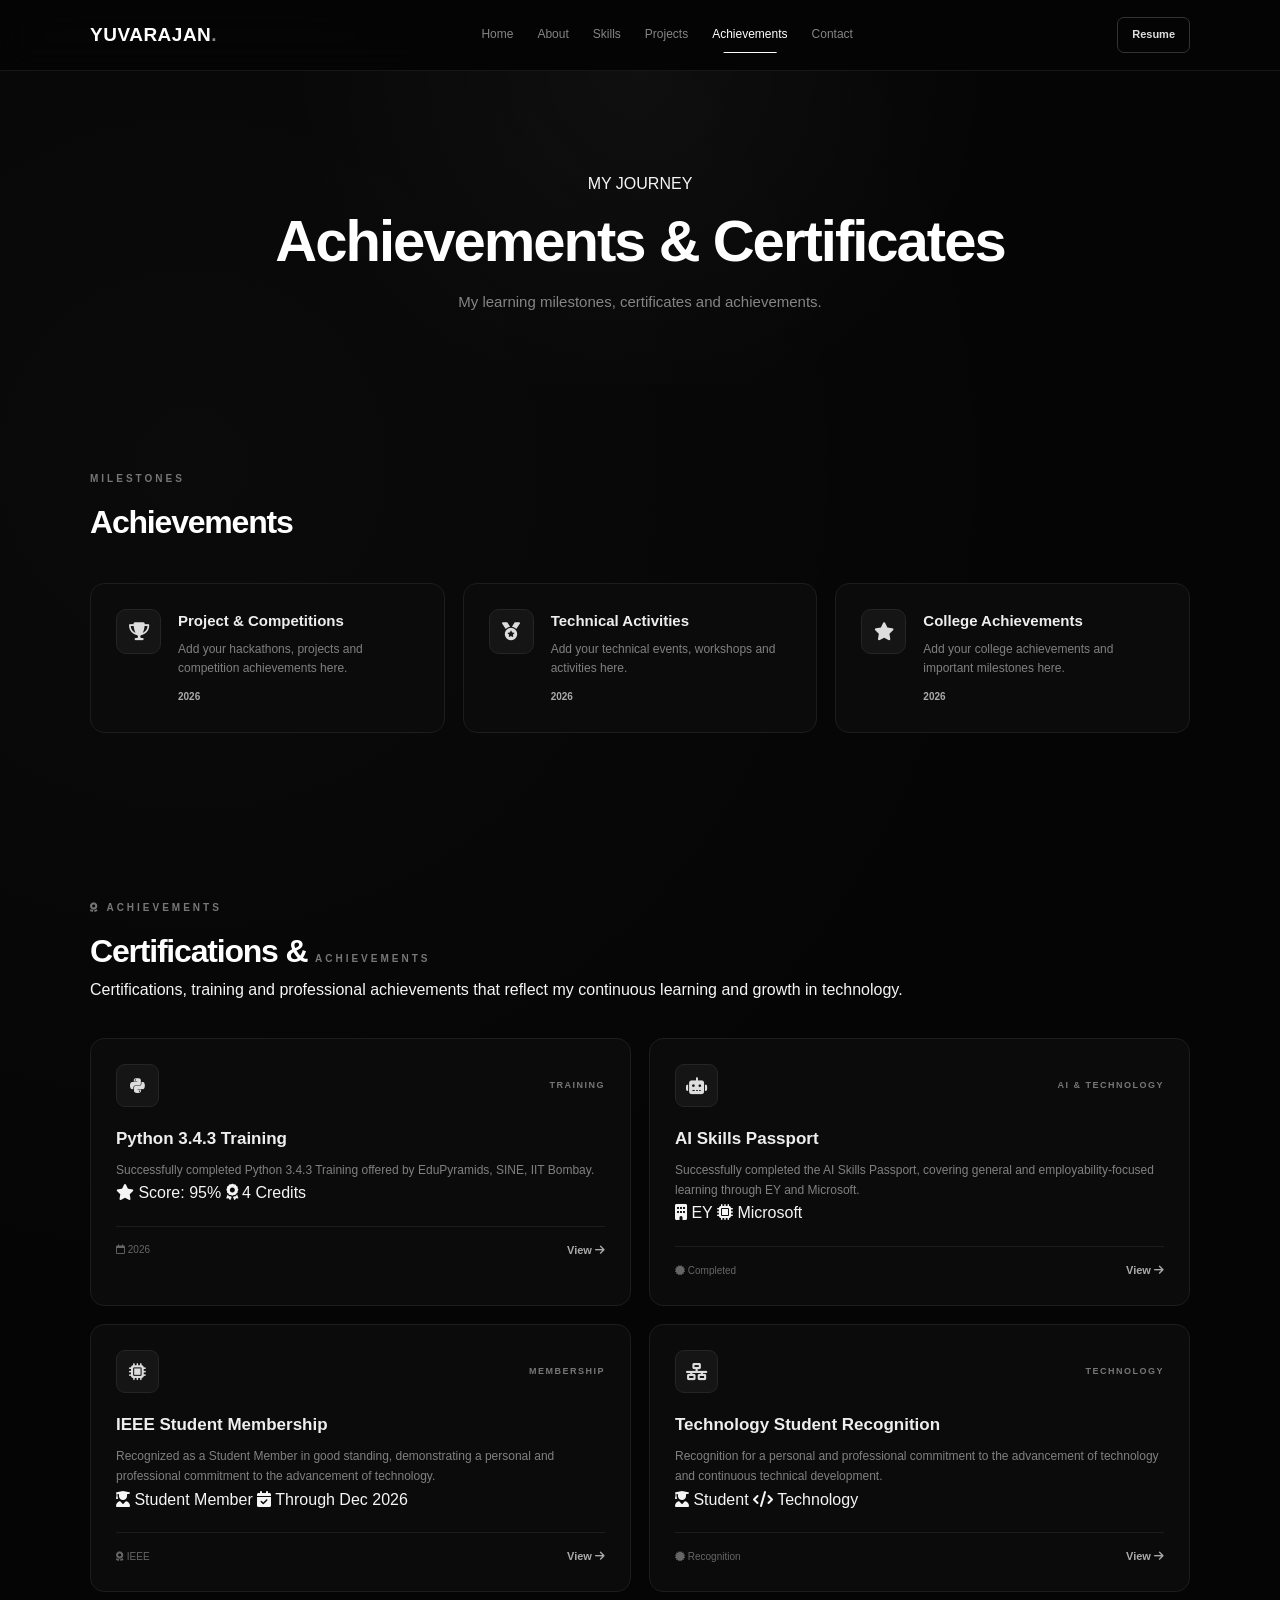
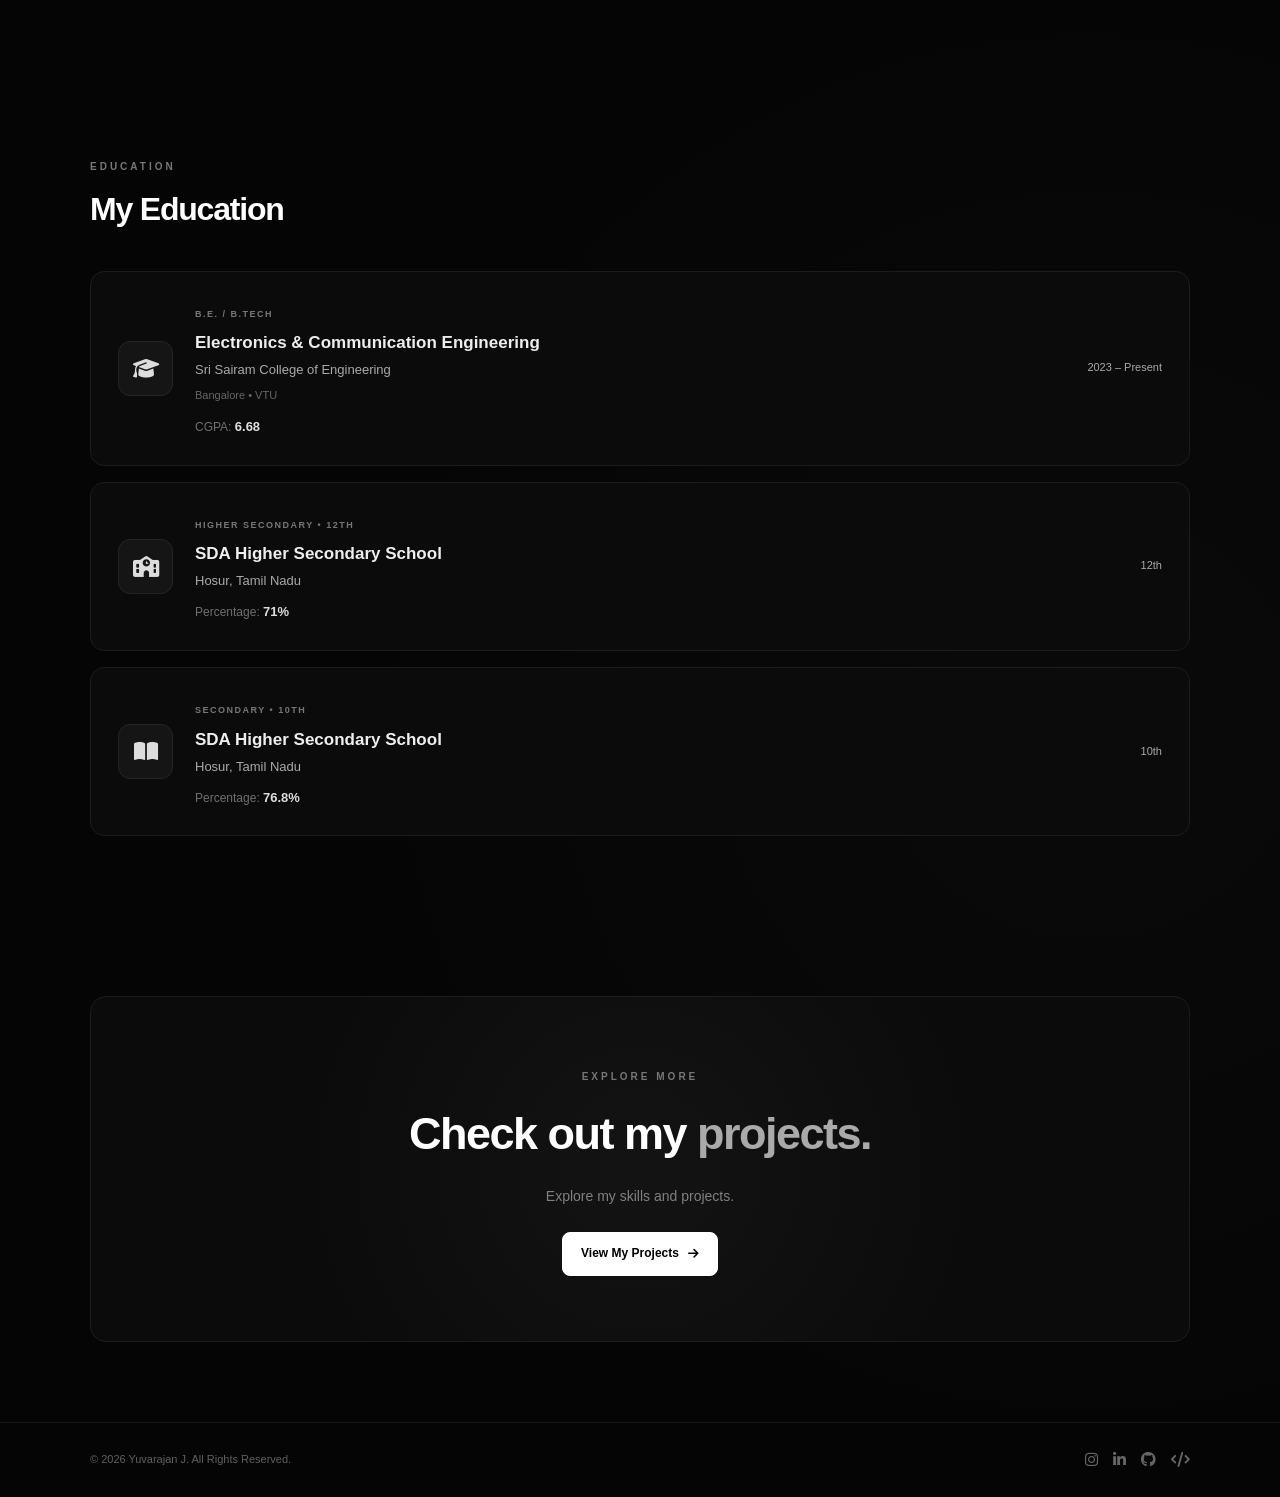
<file: achievements.html>
<!DOCTYPE html>
<html lang="en">

<head>
    <meta charset="UTF-8">
    <meta name="viewport" content="width=device-width, initial-scale=1.0">

    <title>Achievements | Yuvarajan J</title>

    <link rel="stylesheet" href="style.css">

    <link rel="stylesheet"
          href="https://cdnjs.cloudflare.com/ajax/libs/font-awesome/6.5.2/css/all.min.css">
</head>

<body>

    <!-- NAVBAR -->
    <header class="navbar">
        <div class="container nav-container">

            <a href="index.html" class="logo">
                YUVARAJAN<span>.</span>
            </a>

            <nav>
                <a href="index.html">Home</a>
                <a href="index.html#about">About</a>
                <a href="index.html#skills">Skills</a>
                <a href="index.html#projects">Projects</a>
                <a href="achievements.html" class="active">Achievements</a>
                <a href="index.html#contact">Contact</a>
            </nav>

            <a href="resume/Yuvarajan_Resume.pdf"
               class="resume-top"
               target="_blank">
                Resume
            </a>

        </div>
    </header>


    <!-- PAGE HEADER -->
    <section class="page-header">

        <div class="container">

            <span>MY JOURNEY</span>

            <h1>
                Achievements &
                <strong>Certificates</strong>
            </h1>

            <p>
                My learning milestones, certificates and achievements.
            </p>

        </div>

    </section>


    <!-- ACHIEVEMENTS -->
    <section class="section">

        <div class="container">

            <div class="section-heading">
                <span>MILESTONES</span>
                <h2>Achievements</h2>
            </div>

            <div class="achievement-grid">

                <div class="achievement-card">

                    <div class="achievement-icon">
                        <i class="fa-solid fa-trophy"></i>
                    </div>

                    <div>
                        <h3>Project & Competitions</h3>

                        <p>
                            Add your hackathons, projects and
                            competition achievements here.
                        </p>

                        <span class="achievement-date">
                            2026
                        </span>
                    </div>

                </div>


                <div class="achievement-card">

                    <div class="achievement-icon">
                        <i class="fa-solid fa-medal"></i>
                    </div>

                    <div>
                        <h3>Technical Activities</h3>

                        <p>
                            Add your technical events,
                            workshops and activities here.
                        </p>

                        <span class="achievement-date">
                            2026
                        </span>
                    </div>

                </div>


                <div class="achievement-card">

                    <div class="achievement-icon">
                        <i class="fa-solid fa-star"></i>
                    </div>

                    <div>
                        <h3>College Achievements</h3>

                        <p>
                            Add your college achievements
                            and important milestones here.
                        </p>

                        <span class="achievement-date">
                            2026
                        </span>
                    </div>

                </div>

            </div>

        </div>

    </section>


  <!-- ==========================================
     CERTIFICATIONS & ACHIEVEMENTS
     ========================================== -->

<section class="section" id="certificates">

    <div class="container">

        <div class="section-heading reveal">

            <span class="section-tag">
                <i class="fa-solid fa-award"></i>
                ACHIEVEMENTS
            </span>

            <h2>
                Certifications &
                <span>Achievements</span>
            </h2>

            <p>
                Certifications, training and professional achievements
                that reflect my continuous learning and growth in technology.
            </p>

        </div>


        <div class="certificate-grid">


            <!-- ==================================
                 PYTHON CERTIFICATE
                 ================================== -->

            <div class="certificate-card reveal">

                <div class="certificate-top">

                    <div class="certificate-icon">
                        <i class="fa-brands fa-python"></i>
                    </div>

                    <span>TRAINING</span>

                </div>


                <h3>
                    Python 3.4.3 Training
                </h3>


                <p>
                    Successfully completed Python 3.4.3 Training
                    offered by EduPyramids, SINE, IIT Bombay.
                </p>


                <div class="certificate-info">

                    <span>
                        <i class="fa-solid fa-star"></i>
                        Score: 95%
                    </span>

                    <span>
                        <i class="fa-solid fa-award"></i>
                        4 Credits
                    </span>

                </div>


                <div class="certificate-bottom">

                    <span>
                        <i class="fa-regular fa-calendar"></i>
                        2026
                    </span>


                    <a
                        href="./YUVARAJAN-J-Participant-Certificate.pdf"
                        target="_blank"
                        rel="noopener noreferrer"
                    >
                        View
                        <i class="fa-solid fa-arrow-right"></i>
                    </a>

                </div>

            </div>



            <!-- ==================================
                 AI SKILLS PASSPORT
                 ================================== -->

            <div class="certificate-card reveal">

                <div class="certificate-top">

                    <div class="certificate-icon">
                        <i class="fa-solid fa-robot"></i>
                    </div>

                    <span>AI & TECHNOLOGY</span>

                </div>


                <h3>
                    AI Skills Passport
                </h3>


                <p>
                    Successfully completed the AI Skills Passport,
                    covering general and employability-focused learning
                    through EY and Microsoft.
                </p>


                <div class="certificate-info">

                    <span>
                        <i class="fa-solid fa-building"></i>
                        EY
                    </span>

                    <span>
                        <i class="fa-solid fa-microchip"></i>
                        Microsoft
                    </span>

                </div>


                <div class="certificate-bottom">

                    <span>
                        <i class="fa-solid fa-certificate"></i>
                        Completed
                    </span>


                    <a
                        href="./Certificate_246220_34_l96uz.pdf"
                        target="_blank"
                        rel="noopener noreferrer"
                    >
                        View
                        <i class="fa-solid fa-arrow-right"></i>
                    </a>

                </div>

            </div>



            <!-- ==================================
                 IEEE MEMBERSHIP
                 ================================== -->

            <div class="certificate-card reveal">

                <div class="certificate-top">

                    <div class="certificate-icon">
                        <i class="fa-solid fa-microchip"></i>
                    </div>

                    <span>MEMBERSHIP</span>

                </div>


                <h3>
                    IEEE Student Membership
                </h3>


                <p>
                    Recognized as a Student Member in good standing,
                    demonstrating a personal and professional commitment
                    to the advancement of technology.
                </p>


                <div class="certificate-info">

                    <span>
                        <i class="fa-solid fa-user-graduate"></i>
                        Student Member
                    </span>

                    <span>
                        <i class="fa-solid fa-calendar-check"></i>
                        Through Dec 2026
                    </span>

                </div>


                <div class="certificate-bottom">

                    <span>
                        <i class="fa-solid fa-award"></i>
                        IEEE
                    </span>


                    <a
                        href="./IEEE.pdf"
                        target="_blank"
                        rel="noopener noreferrer"
                    >
                        View
                        <i class="fa-solid fa-arrow-right"></i>
                    </a>

                </div>

            </div>



            <!-- ==================================
                 TECHNOLOGY MEMBERSHIP
                 ================================== -->

            <div class="certificate-card reveal">

                <div class="certificate-top">

                    <div class="certificate-icon">
                        <i class="fa-solid fa-network-wired"></i>
                    </div>

                    <span>TECHNOLOGY</span>

                </div>


                <h3>
                    Technology Student Recognition
                </h3>


                <p>
                    Recognition for a personal and professional
                    commitment to the advancement of technology
                    and continuous technical development.
                </p>


                <div class="certificate-info">

                    <span>
                        <i class="fa-solid fa-user-graduate"></i>
                        Student
                    </span>

                    <span>
                        <i class="fa-solid fa-code"></i>
                        Technology
                    </span>

                </div>


                <div class="certificate-bottom">

                    <span>
                        <i class="fa-solid fa-certificate"></i>
                        Recognition
                    </span>


                    <a
                        href="./MEMCAS004.pdf"
                        target="_blank"
                        rel="noopener noreferrer"
                    >
                        View
                        <i class="fa-solid fa-arrow-right"></i>
                    </a>

                </div>

            </div>


        </div>

    </div>

</section>


    <!-- EDUCATION -->
    <!-- ================= EDUCATION ================= -->

<section class="section">

    <div class="container">

        <div class="section-heading">
            <span>EDUCATION</span>
            <h2>My Education</h2>
        </div>


        <!-- COLLEGE -->

        <div class="education-card">

            <div class="education-icon">
                <i class="fa-solid fa-graduation-cap"></i>
            </div>

            <div class="education-content">

                <span>B.E. / B.TECH</span>

                <h3>
                    Electronics & Communication Engineering
                </h3>

                <p>
                    Sri Sairam College of Engineering
                </p>

                <small>
                    Bangalore • VTU
                </small>

                <div class="education-result">
                    CGPA: <strong>6.68</strong>
                </div>

            </div>

            <div class="education-year">
                2023 – Present
            </div>

        </div>


        <!-- 12TH -->

        <div class="education-card">

            <div class="education-icon">
                <i class="fa-solid fa-school"></i>
            </div>

            <div class="education-content">

                <span>HIGHER SECONDARY • 12TH</span>

                <h3>
                    SDA Higher Secondary School
                </h3>

                <p>
                    Hosur, Tamil Nadu
                </p>

                <div class="education-result">
                    Percentage: <strong>71%</strong>
                </div>

            </div>

            <div class="education-year">
                12th
            </div>

        </div>


        <!-- 10TH -->

        <div class="education-card">

            <div class="education-icon">
                <i class="fa-solid fa-book-open"></i>
            </div>

            <div class="education-content">

                <span>SECONDARY • 10TH</span>

                <h3>
                    SDA Higher Secondary School
                </h3>

                <p>
                    Hosur, Tamil Nadu
                </p>

                <div class="education-result">
                    Percentage: <strong>76.8%</strong>
                </div>

            </div>

            <div class="education-year">
                10th
            </div>

        </div>

    </div>

</section>


    <!-- BACK BUTTON -->
    <section class="section">

        <div class="container">

            <div class="contact-card">

                <span>EXPLORE MORE</span>

                <h2>
                    Check out my
                    <span>projects.</span>
                </h2>

                <p>
                    Explore my skills and projects.
                </p>

                <a href="index.html#projects"
                   class="btn primary-btn">

                    View My Projects
                    <i class="fa-solid fa-arrow-right"></i>

                </a>

            </div>

        </div>

    </section>


    <!-- FOOTER -->
    <footer>

        <div class="container footer-container">

            <p>
                © 2026 Yuvarajan J. All Rights Reserved.
            </p>

            <div class="footer-socials">

                <a href="#">
                    <i class="fa-brands fa-instagram"></i>
                </a>

                <a href="#">
                    <i class="fa-brands fa-linkedin-in"></i>
                </a>

                <a href="#">
                    <i class="fa-brands fa-github"></i>
                </a>

                <a href="#">
                    <i class="fa-solid fa-code"></i>
                </a>

            </div>

        </div>

    </footer>

</body>
</html>
</file>
<file: style.css>
/* =========================================================
   YUVARAJAN J — PORTFOLIO
   PREMIUM BLACK / WHITE DESIGN
========================================================= */


/* =========================================================
   RESET
========================================================= */

* {
    margin: 0;
    padding: 0;
    box-sizing: border-box;
}

html {
    scroll-behavior: smooth;
}

body {
    font-family: "Inter", sans-serif;

    background:
        radial-gradient(
            circle at 15% 15%,
            rgba(255, 255, 255, 0.025),
            transparent 30%
        ),
        radial-gradient(
            circle at 85% 75%,
            rgba(255, 255, 255, 0.018),
            transparent 30%
        ),
        #050505;

    color: #f5f5f5;

    line-height: 1.6;

    overflow-x: hidden;
}

a {
    text-decoration: none;
    color: inherit;
}

img {
    max-width: 100%;
    display: block;
}

button,
input,
textarea {
    font-family: inherit;
}

::selection {
    background: #ffffff;
    color: #000000;
}


/* =========================================================
   CONTAINER
========================================================= */

.container {
    width: min(1100px, 90%);
    margin: auto;
}


/* =========================================================
   SCROLLBAR
========================================================= */

::-webkit-scrollbar {
    width: 7px;
}

::-webkit-scrollbar-track {
    background: #050505;
}

::-webkit-scrollbar-thumb {
    background: #333;

    border-radius: 20px;
}

::-webkit-scrollbar-thumb:hover {
    background: #555;
}


/* =========================================================
   NAVBAR
========================================================= */

.navbar {
    position: sticky;

    top: 0;

    z-index: 1000;

    width: 100%;

    background: rgba(5, 5, 5, 0.88);

    backdrop-filter: blur(18px);

    -webkit-backdrop-filter: blur(18px);

    border-bottom: 1px solid #171717;
}

.nav-container {
    min-height: 70px;

    display: flex;

    align-items: center;

    justify-content: space-between;

    gap: 20px;
}


/* =========================================================
   LOGO
========================================================= */

.logo {
    font-size: 19px;

    font-weight: 800;

    letter-spacing: 0.5px;

    white-space: nowrap;

    color: #ffffff;
}

.logo span {
    color: #888;
}


/* =========================================================
   NAVIGATION
========================================================= */

nav {
    display: flex;

    align-items: center;

    justify-content: center;

    gap: 24px;
}

nav a {
    position: relative;

    color: #858585;

    font-size: 12px;

    font-weight: 500;

    transition:
        color 0.3s ease;
}

nav a::after {
    content: "";

    position: absolute;

    left: 50%;

    bottom: -8px;

    width: 0;

    height: 1px;

    background: #ffffff;

    transform: translateX(-50%);

    transition:
        width 0.3s ease;
}

nav a:hover,
nav a.active {
    color: #ffffff;
}

nav a:hover::after,
nav a.active::after {
    width: 70%;
}


/* =========================================================
   RESUME BUTTON
========================================================= */

.resume-top {
    padding: 8px 14px;

    border: 1px solid #333;

    border-radius: 7px;

    color: #ddd;

    font-size: 11px;

    font-weight: 600;

    white-space: nowrap;

    transition:
        0.3s ease;
}

.resume-top:hover {
    background: #ffffff;

    border-color: #ffffff;

    color: #000000;

    transform:
        translateY(-2px);
}


/* =========================================================
   HERO
========================================================= */

.hero {
    min-height:
        calc(100vh - 70px);

    display: flex;

    align-items: center;

    padding: 80px 0;
}

.hero-container {
    display: flex;

    align-items: center;

    justify-content: space-between;

    gap: 70px;
}

.hero-content {
    max-width: 620px;
}


/* =========================================================
   HERO — ANIMATED TYPING
========================================================= */

.typing-line {
    display: flex;

    align-items: center;

    min-height: 28px;

    margin-bottom: 18px;

    font-size: 14px;

    font-weight: 600;

    letter-spacing: 0.2px;
}

.typing-prefix {
    color: #777;
}

#typingText {
    color: #ffffff;

    font-weight: 700;
}

.typing-cursor {
    margin-left: 3px;

    color: #ffffff;

    animation:
        cursorBlink
        0.8s infinite;
}

@keyframes cursorBlink {

    0%,
    45% {
        opacity: 1;
    }

    46%,
    100% {
        opacity: 0;
    }
}


/* =========================================================
   HERO BADGE
========================================================= */

.badge {
    display: inline-flex;

    align-items: center;

    gap: 9px;

    padding: 7px 13px;

    border: 1px solid #292929;

    background: #0d0d0d;

    border-radius: 50px;

    color: #aaa;

    font-size: 10px;

    font-weight: 700;

    letter-spacing: 1.2px;

    text-transform: uppercase;
}

.badge span {
    width: 6px;

    height: 6px;

    background: #ffffff;

    border-radius: 50%;

    box-shadow:
        0 0 10px
        rgba(255, 255, 255, 0.7);
}


/* =========================================================
   HERO HEADING
========================================================= */

.hero h1 {
    margin-top: 20px;

    font-size:
        clamp(44px, 5vw, 66px);

    line-height: 1.05;

    font-weight: 800;

    letter-spacing: -2.8px;

    color: #ffffff;
}

.hero h1 span {
    color: #ffffff;
}

.hero h1 b {
    font-size: 36px;
}


/* =========================================================
   HERO DESCRIPTION
========================================================= */

.hero-description {
    max-width: 570px;

    margin-top: 22px;

    color: #8d8d8d;

    font-size: 15px;

    line-height: 1.85;
}


/* =========================================================
   SOCIAL ICONS
========================================================= */

.social-icons {
    display: flex;

    gap: 11px;

    margin-top: 25px;
}

.social-icons a {
    width: 40px;

    height: 40px;

    display: flex;

    align-items: center;

    justify-content: center;

    border: 1px solid #242424;

    border-radius: 9px;

    background: #0c0c0c;

    color: #aaa;

    font-size: 18px;

    transition:
        0.3s ease;
}

.social-icons a:hover {
    background: #ffffff;

    border-color: #ffffff;

    color: #000000;

    transform:
        translateY(-4px);
}


/* =========================================================
   HERO BUTTONS
========================================================= */

.hero-buttons {
    display: flex;

    flex-wrap: wrap;

    gap: 11px;

    margin-top: 27px;
}

.btn {
    display: inline-flex;

    align-items: center;

    justify-content: center;

    gap: 9px;

    padding: 11px 18px;

    border-radius: 8px;

    font-size: 12px;

    font-weight: 600;

    transition:
        0.3s ease;
}

.primary-btn {
    background: #ffffff;

    color: #000000;

    border: 1px solid #ffffff;
}

.primary-btn:hover {
    background: #dcdcdc;

    transform:
        translateY(-3px);
}

.secondary-btn {
    background: transparent;

    border: 1px solid #333;

    color: #ddd;
}

.secondary-btn:hover {
    background: #151515;

    border-color: #666;

    color: #ffffff;

    transform:
        translateY(-3px);
}


/* =========================================================
   PROFILE
========================================================= */

.profile-area {
    position: relative;

    width: 330px;

    height: 330px;

    display: flex;

    align-items: center;

    justify-content: center;

    flex-shrink: 0;
}

.profile-glow {
    position: absolute;

    width: 290px;

    height: 290px;

    background: #ffffff;

    filter: blur(120px);

    opacity: 0.055;

    border-radius: 50%;
}

.profile-circle {
    position: relative;

    width: 270px;

    height: 270px;

    padding: 3px;

    border-radius: 50%;

    background:
        linear-gradient(
            135deg,
            #777,
            #222,
            #777
        );

    box-shadow:
        0 0 50px
        rgba(255, 255, 255, 0.06);

    animation:
        profileFloat
        4s ease-in-out infinite;
}

.profile-circle img {
    width: 100%;

    height: 100%;

    object-fit: cover;

    border-radius: 50%;

    border: 5px solid #080808;

    transition:
        filter 0.4s ease;
}

.profile-circle img:hover {
    filter: brightness(1.05);
}

@keyframes profileFloat {

    0%,
    100% {
        transform:
            translateY(0);
    }

    50% {
        transform:
            translateY(-8px);
    }
}


/* =========================================================
   GENERAL SECTIONS
========================================================= */

.section {
    position: relative;

    padding: 80px 0;

    animation:
        professionalFadeUp
        0.8s ease both;
}

@keyframes professionalFadeUp {

    from {
        opacity: 0;

        transform:
            translateY(18px);
    }

    to {
        opacity: 1;

        transform:
            translateY(0);
    }
}


/* =========================================================
   SECTION CARD
========================================================= */

.section-card {
    position: relative;

    overflow: hidden;

    padding: 45px;

    background: #0b0b0b;

    border: 1px solid #1c1c1c;

    border-radius: 16px;

    text-align: center;

    transition:
        0.3s ease;
}

.section-card:hover {
    border-color: #333;

    box-shadow:
        0 20px 50px
        rgba(0, 0, 0, 0.35);
}

.section-title h2 {
    font-size: 15px;

    letter-spacing: 2px;

    color: #ffffff;
}

.section-title span {
    display: block;

    width: 32px;

    height: 2px;

    margin:
        10px auto 22px;

    border-radius: 20px;

    background: #ffffff;
}

.section-card p {
    max-width: 750px;

    margin: auto;

    color: #8d8d8d;

    font-size: 14px;
}


/* =========================================================
   SECTION HEADING
========================================================= */

.section-heading {
    margin-bottom: 35px;
}

.section-heading span {
    color: #777;

    font-size: 10px;

    font-weight: 700;

    letter-spacing: 3px;

    text-transform: uppercase;
}

.section-heading h2 {
    margin-top: 7px;

    font-size: 32px;

    font-weight: 700;

    letter-spacing: -1.2px;

    color: #ffffff;
}


/* =========================================================
   GITHUB CONTRIBUTIONS
========================================================= */

.github-section {
    padding-top: 70px;

    padding-bottom: 80px;
}


/* =========================================================
   GITHUB CARD
========================================================= */

.github-contribution-card {
    position: relative;

    overflow: hidden;

    padding: 30px;

    background: #050505;

    border: 1px solid #222;

    border-radius: 16px;

    box-shadow:
        0 20px 50px
        rgba(0, 0, 0, 0.45);

    transition:
        transform 0.3s ease,
        border-color 0.3s ease,
        box-shadow 0.3s ease;
}

.github-contribution-card::before {
    content: "";

    position: absolute;

    top: 0;

    left: 8%;

    width: 84%;

    height: 1px;

    background:
        linear-gradient(
            90deg,
            transparent,
            #555,
            transparent
        );

    opacity: 0.7;
}

.github-contribution-card:hover {
    transform:
        translateY(-3px);

    border-color: #3a3a3a;

    box-shadow:
        0 25px 60px
        rgba(0, 0, 0, 0.6);
}


/* =========================================================
   GITHUB HEADER
========================================================= */

.github-contribution-header {
    position: relative;

    z-index: 1;

    display: flex;

    align-items: center;

    justify-content: space-between;

    gap: 20px;

    margin-bottom: 24px;
}


/* =========================================================
   GITHUB TITLE
========================================================= */

.github-contribution-title {
    display: flex;

    align-items: center;

    gap: 14px;
}

.github-contribution-title > i {
    width: 46px;

    height: 46px;

    display: flex;

    align-items: center;

    justify-content: center;

    border-radius: 11px;

    background: #111;

    border: 1px solid #292929;

    color: #ffffff;

    font-size: 22px;

    transition:
        0.3s ease;
}

.github-contribution-card:hover
.github-contribution-title > i {
    background: #171717;

    border-color: #444;

    transform:
        rotate(-3deg)
        scale(1.04);
}

.github-contribution-title h3 {
    color: #ffffff;

    font-size: 16px;

    font-weight: 650;

    line-height: 1.3;
}

.github-contribution-title p {
    margin-top: 4px;

    color: #777;

    font-size: 11px;
}


/* =========================================================
   GITHUB COUNT
========================================================= */

.github-contribution-count {
    display: flex;

    align-items: baseline;

    gap: 7px;
}

.github-contribution-count strong {
    color: #ffffff;

    font-size: 27px;

    font-weight: 700;

    line-height: 1;

    letter-spacing: -1px;
}

.github-contribution-count span {
    color: #777;

    font-size: 11px;
}


/* =========================================================
   GITHUB GRAPH
========================================================= */

.github-graph-wrapper {
    position: relative;

    width: 100%;

    overflow-x: auto;

    overflow-y: hidden;

    padding: 22px;

    background: #000000;

    border: 1px solid #1d1d1d;

    border-radius: 11px;

    scrollbar-width: thin;

    scrollbar-color:
        #444
        #080808;
}

.github-graph-wrapper::-webkit-scrollbar {
    height: 5px;
}

.github-graph-wrapper::-webkit-scrollbar-track {
    background: #080808;
}

.github-graph-wrapper::-webkit-scrollbar-thumb {
    background: #3d3d3d;

    border-radius: 10px;
}

.github-graph-wrapper::-webkit-scrollbar-thumb:hover {
    background: #666;
}


/* =========================================================
   GITHUB IMAGE
========================================================= */

.github-contribution-image {
    width: 100%;

    min-width: 750px;

    height: auto;

    display: block;

    object-fit: contain;

    border-radius: 5px;

    transition:
        opacity 0.3s ease;
}

.github-contribution-image:hover {
    opacity: 0.96;
}


/* =========================================================
   GITHUB FOOTER
========================================================= */

.github-contribution-footer {
    position: relative;

    z-index: 1;

    display: flex;

    align-items: center;

    justify-content: space-between;

    gap: 15px;

    margin-top: 20px;

    padding-top: 18px;

    border-top: 1px solid #1c1c1c;
}

.github-contribution-footer > span {
    display: inline-flex;

    align-items: center;

    gap: 8px;

    color: #666;

    font-size: 11px;
}

.github-contribution-footer > span i {
    color: #aaa;
}


/* =========================================================
   GITHUB BUTTON
========================================================= */

.github-profile-btn {
    display: inline-flex;

    align-items: center;

    gap: 8px;

    padding: 9px 14px;

    background: #111;

    border: 1px solid #2b2b2b;

    border-radius: 8px;

    color: #d8d8d8;

    font-size: 11px;

    font-weight: 600;

    transition:
        0.3s ease;
}

.github-profile-btn:hover {
    background: #1b1b1b;

    border-color: #555;

    color: #ffffff;

    transform:
        translateY(-2px);
}


/* =========================================================
   SKILLS
========================================================= */

.skills-grid {
    display: grid;

    grid-template-columns:
        repeat(6, 1fr);

    gap: 14px;
}

.skill-card {
    position: relative;

    overflow: hidden;

    padding: 22px 12px;

    text-align: center;

    background: #0b0b0b;

    border: 1px solid #1d1d1d;

    border-radius: 12px;

    transition:
        0.3s ease;
}

.skill-card:hover {
    transform:
        translateY(-5px);

    border-color: #3a3a3a;

    background: #101010;

    box-shadow:
        0 15px 40px
        rgba(0, 0, 0, 0.35);
}

.skill-card i {
    position: relative;

    z-index: 1;

    font-size: 26px;

    color: #d0d0d0;

    margin-bottom: 10px;

    transition:
        0.3s ease;
}

.skill-card:hover i {
    color: #ffffff;

    transform:
        translateY(-2px);
}

.skill-card h3 {
    position: relative;

    z-index: 1;

    font-size: 14px;

    color: #eee;
}

.skill-card p {
    position: relative;

    z-index: 1;

    margin-top: 3px;

    font-size: 11px;

    color: #707070;
}


/* =========================================================
   PROJECTS
========================================================= */

.projects-grid {
    display: grid;

    grid-template-columns:
        repeat(3, 1fr);

    gap: 18px;
}

.project-card {
    position: relative;

    overflow: hidden;

    padding: 25px;

    background: #0b0b0b;

    border: 1px solid #1d1d1d;

    border-radius: 14px;

    transition:
        0.3s ease;
}

.project-card:hover {
    transform:
        translateY(-6px);

    border-color: #3a3a3a;

    background: #101010;

    box-shadow:
        0 18px 45px
        rgba(0, 0, 0, 0.4);
}

.project-icon {
    width: 43px;

    height: 43px;

    display: flex;

    align-items: center;

    justify-content: center;

    border-radius: 9px;

    background: #151515;

    border: 1px solid #252525;

    color: #ddd;

    font-size: 18px;

    margin-bottom: 18px;
}

.project-card h3 {
    font-size: 18px;

    color: #ffffff;
}

.project-card p {
    margin-top: 10px;

    color: #858585;

    font-size: 13px;

    line-height: 1.7;
}

.project-tags {
    display: flex;

    flex-wrap: wrap;

    gap: 7px;

    margin-top: 17px;
}

.project-tags span {
    padding: 5px 9px;

    border: 1px solid #242424;

    border-radius: 5px;

    background: #111;

    color: #888;

    font-size: 10px;
}

.project-link {
    display: inline-flex;

    align-items: center;

    gap: 7px;

    margin-top: 20px;

    color: #bbb;

    font-size: 12px;

    font-weight: 600;

    transition:
        0.3s ease;
}

.project-link:hover {
    color: #ffffff;

    transform:
        translateX(3px);
}


/* =========================================================
   CONTACT
========================================================= */

.contact-section {
    padding-top: 60px;
}

.contact-card {
    padding: 65px 30px;

    text-align: center;

    background:
        radial-gradient(
            circle at center,
            rgba(255, 255, 255, 0.035),
            transparent 60%
        ),
        #0b0b0b;

    border: 1px solid #1d1d1d;

    border-radius: 16px;
}

.contact-card > span {
    color: #777;

    font-size: 10px;

    font-weight: 700;

    letter-spacing: 3px;
}

.contact-card h2 {
    margin-top: 10px;

    font-size:
        clamp(30px, 4vw, 45px);

    letter-spacing: -1.5px;

    color: #ffffff;
}

.contact-card h2 span {
    color: #aaa;
}

.contact-card p {
    max-width: 550px;

    margin: 15px auto 25px;

    color: #808080;

    font-size: 14px;
}


/* =========================================================
   FOOTER
========================================================= */

footer {
    padding: 25px 0;

    border-top: 1px solid #171717;
}

.footer-container {
    display: flex;

    align-items: center;

    justify-content: space-between;
}

footer p {
    color: #606060;

    font-size: 11px;
}

.footer-socials {
    display: flex;

    gap: 15px;
}

.footer-socials a {
    color: #666;

    font-size: 15px;

    transition:
        0.3s ease;
}

.footer-socials a:hover {
    color: #ffffff;

    transform:
        translateY(-3px);
}


/* =========================================================
   ACHIEVEMENTS PAGE
========================================================= */

.page-header {
    padding: 100px 0 70px;

    text-align: center;

    background:
        radial-gradient(
            circle at center top,
            rgba(255, 255, 255, 0.035),
            transparent 50%
        );
}

.page-header > span {
    color: #777;

    font-size: 10px;

    font-weight: 700;

    letter-spacing: 3px;
}

.page-header h1 {
    margin-top: 12px;

    font-size:
        clamp(38px, 5vw, 58px);

    line-height: 1.1;

    letter-spacing: -2px;

    color: #ffffff;
}

.page-header h1 strong {
    color: #ffffff;
}

.page-header p {
    max-width: 600px;

    margin: 18px auto 0;

    color: #858585;

    font-size: 15px;
}


/* =========================================================
   ACHIEVEMENT GRID
========================================================= */

.achievement-grid {
    display: grid;

    grid-template-columns:
        repeat(3, 1fr);

    gap: 18px;
}

.achievement-card {
    position: relative;

    overflow: hidden;

    display: flex;

    gap: 17px;

    padding: 25px;

    background: #0b0b0b;

    border: 1px solid #1d1d1d;

    border-radius: 14px;

    transition:
        0.3s ease;
}

.achievement-card:hover {
    transform:
        translateY(-5px);

    border-color: #3a3a3a;

    box-shadow:
        0 15px 40px
        rgba(0, 0, 0, 0.35);
}

.achievement-icon {
    width: 45px;

    height: 45px;

    display: flex;

    align-items: center;

    justify-content: center;

    flex-shrink: 0;

    border-radius: 10px;

    background: #151515;

    border: 1px solid #252525;

    color: #ddd;

    font-size: 18px;
}

.achievement-card h3 {
    font-size: 15px;

    color: #eee;
}

.achievement-card p {
    margin-top: 7px;

    color: #808080;

    font-size: 12px;

    line-height: 1.6;
}

.achievement-date {
    display: inline-block;

    margin-top: 10px;

    color: #aaa;

    font-size: 10px;

    font-weight: 700;
}


/* =========================================================
   CERTIFICATES
========================================================= */

.certificates-section {
    background:
        rgba(255, 255, 255, 0.006);
}

.certificate-grid {
    display: grid;

    grid-template-columns:
        repeat(2, 1fr);

    gap: 18px;
}

.certificate-card {
    padding: 25px;

    background: #0b0b0b;

    border: 1px solid #1d1d1d;

    border-radius: 14px;

    transition:
        0.3s ease;
}

.certificate-card:hover {
    transform:
        translateY(-5px);

    border-color: #3a3a3a;

    box-shadow:
        0 15px 40px
        rgba(0, 0, 0, 0.35);
}

.certificate-top {
    display: flex;

    align-items: center;

    justify-content: space-between;
}

.certificate-top > span {
    color: #777;

    font-size: 9px;

    font-weight: 700;

    letter-spacing: 1.5px;
}

.certificate-icon {
    width: 43px;

    height: 43px;

    display: flex;

    align-items: center;

    justify-content: center;

    border-radius: 9px;

    background: #151515;

    border: 1px solid #252525;

    color: #ddd;

    font-size: 17px;
}

.certificate-card h3 {
    margin-top: 18px;

    font-size: 17px;

    color: #eee;
}

.certificate-card p {
    margin-top: 8px;

    color: #808080;

    font-size: 12px;

    line-height: 1.7;
}

.certificate-bottom {
    display: flex;

    align-items: center;

    justify-content: space-between;

    margin-top: 20px;

    padding-top: 15px;

    border-top: 1px solid #1c1c1c;
}

.certificate-bottom span {
    color: #666;

    font-size: 10px;
}

.certificate-bottom a {
    color: #aaa;

    font-size: 11px;

    font-weight: 600;

    transition:
        0.3s ease;
}

.certificate-bottom a:hover {
    color: #ffffff;
}


/* =========================================================
   EDUCATION
========================================================= */

.education-card {
    display: flex;

    align-items: center;

    gap: 22px;

    padding: 27px;

    background: #0b0b0b;

    border: 1px solid #1d1d1d;

    border-radius: 14px;

    transition:
        0.3s ease;
}

.education-card:hover {
    transform:
        translateY(-5px);

    border-color: #3a3a3a;
}

.education-card + .education-card {
    margin-top: 16px;
}

.education-icon {
    width: 55px;

    height: 55px;

    display: flex;

    align-items: center;

    justify-content: center;

    flex-shrink: 0;

    border-radius: 12px;

    background: #151515;

    border: 1px solid #252525;

    color: #ddd;

    font-size: 21px;
}

.education-content {
    flex: 1;
}

.education-content > span {
    color: #777;

    font-size: 9px;

    font-weight: 700;

    letter-spacing: 1.5px;
}

.education-content h3 {
    margin-top: 5px;

    font-size: 17px;

    color: #eee;
}

.education-content p {
    margin-top: 4px;

    color: #aaa;

    font-size: 13px;
}

.education-content small {
    color: #666;

    font-size: 11px;
}

.education-year {
    color: #aaa;

    font-size: 11px;

    white-space: nowrap;
}

.education-result {
    margin-top: 10px;

    color: #707070;

    font-size: 12px;
}

.education-result strong {
    color: #ddd;

    font-size: 13px;
}


/* =========================================================
   TABLET
========================================================= */

@media (max-width: 1050px) {

    nav {
        gap: 16px;
    }

    nav a {
        font-size: 11px;
    }

    .hero-container {
        gap: 35px;
    }

    .profile-area {
        width: 280px;

        height: 280px;
    }

    .profile-circle {
        width: 230px;

        height: 230px;
    }

    .skills-grid {
        grid-template-columns:
            repeat(3, 1fr);
    }

    .projects-grid {
        grid-template-columns:
            repeat(2, 1fr);
    }

    .achievement-grid {
        grid-template-columns:
            repeat(2, 1fr);
    }
}


/* =========================================================
   MOBILE
========================================================= */

@media (max-width: 760px) {

    .nav-container {
        min-height: 65px;

        padding:
            0 5px;
    }

    nav {
        display: flex;

        justify-content:
            flex-start;

        gap: 20px;

        width: 100%;

        overflow-x: auto;

        overflow-y: hidden;

        scrollbar-width: none;

        -webkit-overflow-scrolling: touch;

        white-space: nowrap;
    }

    nav::-webkit-scrollbar {
        display: none;
    }

    nav a {
        flex-shrink: 0;

        font-size: 13px;

        padding:
            8px 0;
    }

    .logo {
        display: none;
    }

    .resume-top {
        display: none;
    }


    /* HERO */

    .hero {
        padding:
            65px 0;
    }

    .hero-container {
        flex-direction:
            column-reverse;

        text-align: center;
    }

    .hero-content {
        max-width: 100%;
    }


    /* TYPING */

    .typing-line {
        justify-content:
            center;

        min-height: 25px;

        margin-bottom: 15px;

        font-size: 13px;
    }


    .hero h1 {
        font-size: 42px;

        letter-spacing:
            -1.8px;
    }

    .hero h1 b {
        font-size: 28px;
    }

    .hero-description {
        font-size: 14px;
    }

    .social-icons {
        justify-content: center;
    }

    .hero-buttons {
        justify-content: center;
    }

    .profile-area {
        width: 250px;

        height: 250px;
    }

    .profile-circle {
        width: 210px;

        height: 210px;
    }


    /* GENERAL */

    .section {
        padding: 60px 0;
    }

    .section-card {
        padding:
            30px 20px;
    }

    .section-heading h2 {
        font-size: 28px;
    }


    /* GITHUB */

    .github-section {
        padding-top: 55px;

        padding-bottom: 60px;
    }

    .github-section .section-heading h2 {
        font-size: 28px;
    }

    .github-contribution-card {
        padding: 18px;

        border-radius: 14px;
    }

    .github-contribution-header {
        align-items: flex-start;

        flex-direction:
            column;

        margin-bottom: 18px;
    }

    .github-contribution-title > i {
        width: 43px;

        height: 43px;

        font-size: 20px;
    }

    .github-contribution-title h3 {
        font-size: 15px;
    }

    .github-contribution-count {
        margin-left: 56px;
    }

    .github-contribution-count strong {
        font-size: 24px;
    }

    .github-graph-wrapper {
        padding: 12px;

        border-radius: 9px;
    }

    .github-contribution-image {
        min-width: 700px;
    }

    .github-contribution-footer {
        flex-direction:
            column;

        align-items:
            stretch;
    }

    .github-profile-btn {
        justify-content:
            center;
    }


    /* SKILLS */

    .skills-grid {
        grid-template-columns:
            repeat(2, 1fr);
    }


    /* PROJECTS */

    .projects-grid {
        grid-template-columns:
            1fr;
    }


    /* ACHIEVEMENTS */

    .achievement-grid {
        grid-template-columns:
            1fr;
    }

    .certificate-grid {
        grid-template-columns:
            1fr;
    }


    /* EDUCATION */

    .education-card {
        align-items:
            flex-start;

        flex-wrap: wrap;
    }

    .education-year {
        width: 100%;

        margin-left: 77px;
    }


    /* PAGE HEADER */

    .page-header {
        padding:
            75px 0 50px;
    }

    .page-header h1 {
        font-size: 40px;
    }


    /* FOOTER */

    .footer-container {
        flex-direction:
            column;

        gap: 12px;
    }
}


/* =========================================================
   SMALL PHONES
========================================================= */

@media (max-width: 480px) {

    .container {
        width: 92%;
    }

    nav {
        gap: 18px;
    }

    nav a {
        font-size: 12px;
    }

    .hero h1 {
        font-size: 36px;
    }

    .typing-line {
        font-size: 12px;
    }

    .profile-area {
        width: 220px;

        height: 220px;
    }

    .profile-circle {
        width: 185px;

        height: 185px;
    }

    .hero-buttons {
        flex-direction:
            column;
    }

    .btn {
        width: 100%;
    }

    .skills-grid {
        gap: 10px;
    }

    .skill-card {
        padding:
            18px 8px;
    }

    .skill-card i {
        font-size: 24px;
    }

    .skill-card h3 {
        font-size: 13px;
    }

    .skill-card p {
        font-size: 10px;
    }

    .github-contribution-card {
        padding: 15px;
    }

    .github-contribution-title {
        gap: 11px;
    }

    .github-contribution-count {
        margin-left: 54px;
    }

    .github-graph-wrapper {
        padding: 9px;
    }

    .github-contribution-image {
        min-width: 650px;
    }

    .achievement-card {
        padding: 20px;
    }
}


/* =========================================================
   ACCESSIBILITY
========================================================= */

@media (prefers-reduced-motion: reduce) {

    *,
    *::before,
    *::after {

        animation-duration:
            0.01ms !important;

        animation-iteration-count:
            1 !important;

        transition-duration:
            0.01ms !important;

        scroll-behavior:
            auto !important;
    }
}


/* =========================================================
   MOBILE BOTTOM NAV
========================================================= */

.mobile-nav {
    display: none;
}

@media (max-width: 768px) {

    .mobile-nav {
        display: none !important;
    }
}
.typing-line {
    font-weight: 400;
}

.typing-prefix {
    font-weight: 400;
}

#typingText {
    font-weight: 400;
}

.typing-cursor {
    font-weight: 400;
    margin-left: 3px;
    animation: typingBlink 0.7s infinite;
}

@keyframes typingBlink {
    0%,
    50% {
        opacity: 1;
    }

    51%,
    100% {
        opacity: 0;
    }
}
</file>
